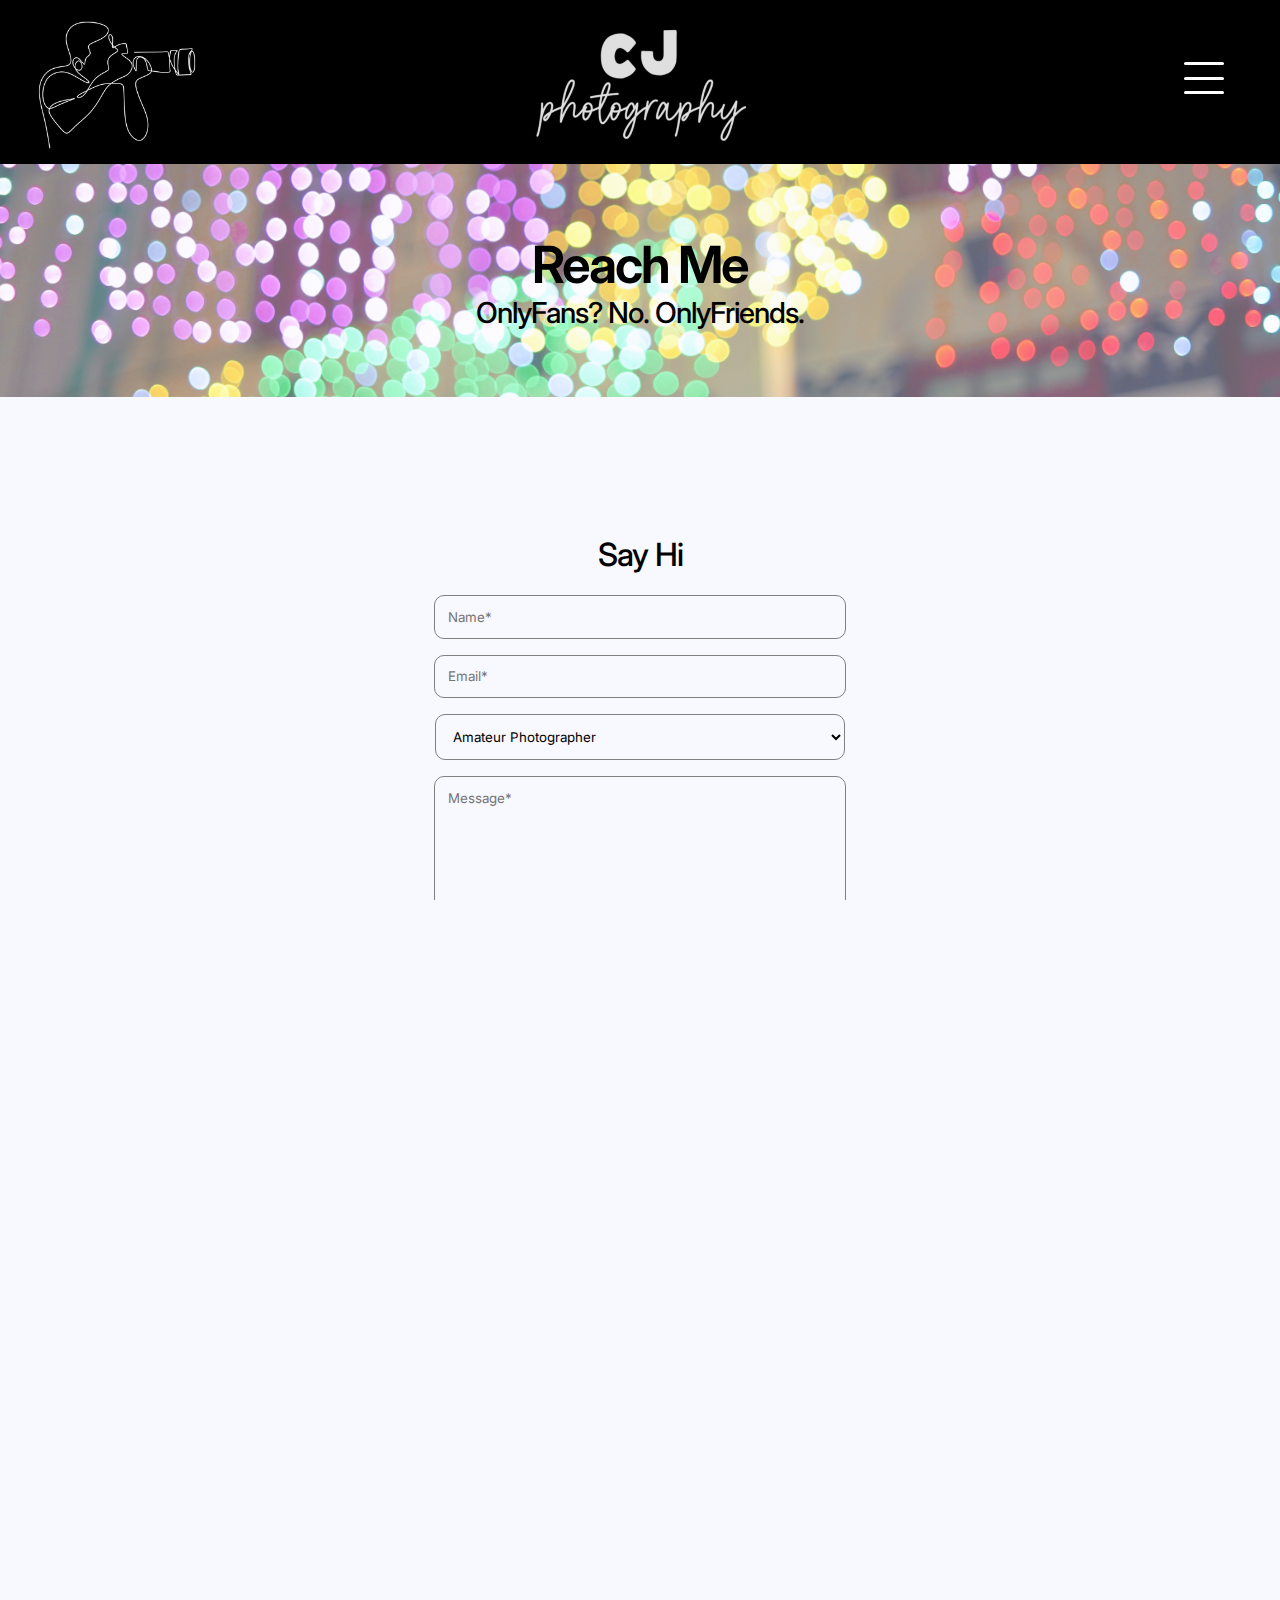
<file: reachme.html>
<!DOCTYPE html>
<html lang="en">
<head>
    <meta charset="UTF-8">
    <meta http-equiv="X-UA-Compatible" content="IE=edge">
    <meta name="viewport" content="width=device-width, initial-scale=1.0">
    <title>Reach Me | CJ photography</title>
    <link rel="stylesheet" href="reachme.css">
    <link rel="preconnect" href="https://fonts.googleapis.com">
    <link rel="preconnect" href="https://fonts.gstatic.com" crossorigin>
    <link href="https://fonts.googleapis.com/css2?family=Inter:wght@300;600;800&display=swap" rel="stylesheet">
</head>
<body>

  <nav class="navbar">
      <a href="index.html">
        <img class="logo" src="images/logo.jpg" alt="">
      </a>
      <img class="CJlogo" src="images/cjlogo.jpg" alt="">
    <a href="#" class="toggle-button">
      <span class="bar"></span>
      <span class="bar"></span>
      <span class="bar"></span>
    </a>
    <div class="navbar-links">
      <ul>
        <li><a href="index.html"><img class="navpic" src="images/aboutme.jpeg" alt=""><span><br>About Me</span></a></li>
        <li><a href="theworks.html"><img class="navpic" src="images/street.jpg" alt=""><span><br>The Works</span></a></li>
        <li><a href="thegear.html"><img class="navpic"src="images/mygear.jpg" alt=""><span><br>The Gear<span></a></li>
        <li><a href="thegame.html"><img class="navpic" src="images/game.jpg" alt=""><span><br>The Game</span></a></li>
        <li><a href="theshop.html"><img class="navpic"src="images/shop.jpg" alt=""><span><br>The Shop</span></a></li>
        <li><a href="reachme.html"><img class="navpic" src="images/reachme.jpg" alt=""><span><br>Reach Me</span></a></li>
      </ul>
    </div>
  </nav>

  <div class="reachmepano">
    <img class="reachmepano-img" src="images/theshoppano.jpg" alt="">
    <div class="reachmepano-info">
      <h1>Reach Me</h1>
      <h4>OnlyFans? No. OnlyFriends.</h4>
    </div>
  </div>

    <div class="container">
      <h1>Say Hi</h1>
      <form action="https://formsubmit.co/carljdevan@gmail.com" method="POST">
        <input class="formtxt" type="text" name="Name" placeholder="Name*" required>
        <input class="formtxt" type="email" name="Email" placeholder="Email*" required>
        <select name="photographer" required>
          <option>Amateur Photographer</option>
          <option>Professional Photographer</option>
          <option>Hobbyist</option>
          <option>N.A.</option>
        </select>
        <textarea name="Query" placeholder="Message*" required></textarea>
        <button type="submit">Send</button>
        <br>
      </form>
    </div>

    <h1 class="table-header">Weekly Schedule</h1>
    <table class="table" border="1">
        <tr>
            <th></th>
            <th>Mon</th>
            <th>Tue</th>
            <th>Wed</th>
            <th>Thu</th>
            <th>Fri</th>
            <th>Sat</th>
            <th>Sun</th>
        </tr>
        <tr>
            <td>9-11</td>
            <td class="used-table">
              <img class="table-img" src="images/rafflesplace.jpeg" alt="">
              Morning Shoot @ Raffles Place
            </td>
            <td class="free-table"></td>
            <td class="used-table">
              <img class="table-img" src="images/tiongbahru.jpeg" alt="">
              Morning Shoot @ Tiong Bahru
            </td>
            <td class="free-table" colspan="2"></td>
            <td class="used-table" rowspan="2">
              <img class="table-img" src="images/chinatown.jpeg" alt="">
              Morning Shoot @ Chinatown
            </td>
            <td class="free-table"></td>
        </tr>
        <tr>
            <td>11-1</td>
            <td class="free-table" colspan="4"></td>
            <td class="free-table"></td>
            <td class="used-table" rowspan="2">
              <img class="table-img" src="images/littleindia.jpeg" alt="">
              Sunday Shoot @ Little India
            </td>
        </tr>
        <tr>
          <td>1-3</td>
          <td class="free-table" colspan="3"></td>
          <td class="used-table">
            <a href="https://www.youtube.com/watch?v=bN2jqsJgbBs" target="_blank">
              <img class="table-img" src="images/lightroom.jpeg" alt="">
            </a>
            Lightroom Editing
          </td>
          <td class="free-table" colspan="2"></td>
        </tr>
        <tr>
          <td>3-5</td>
          <td class="free-table" colspan="7"></td>
        </tr>
        <tr>
          <td>5-7</td>
          <td class="free-table"></td>
          <td class="used-table">
            <img class="table-img" src="images/woodlandswaterfront.jpeg" alt="">
            Golden Hour @ Woodlands Waterfront
          </td>
          <td class="free-table" colspan="2"></td>
          <td class="used-table">
            <img class="table-img" src="images/kampongglam.jpeg" alt="">
            Golden Hour @ Kampong Glam
          </td>
          <td class="free-table" colspan="2"></td>
        </tr>
    </table>

    <script type="text/javascript">
    const togglebutton = document.getElementsByClassName('toggle-button')[0]
    const navbarLinks=document.getElementsByClassName('navbar-links')[0]

    togglebutton.addEventListener('click',()=>{
      navbarLinks.classList.toggle('active')
    })
    </script>
</body>
</html>
</file>
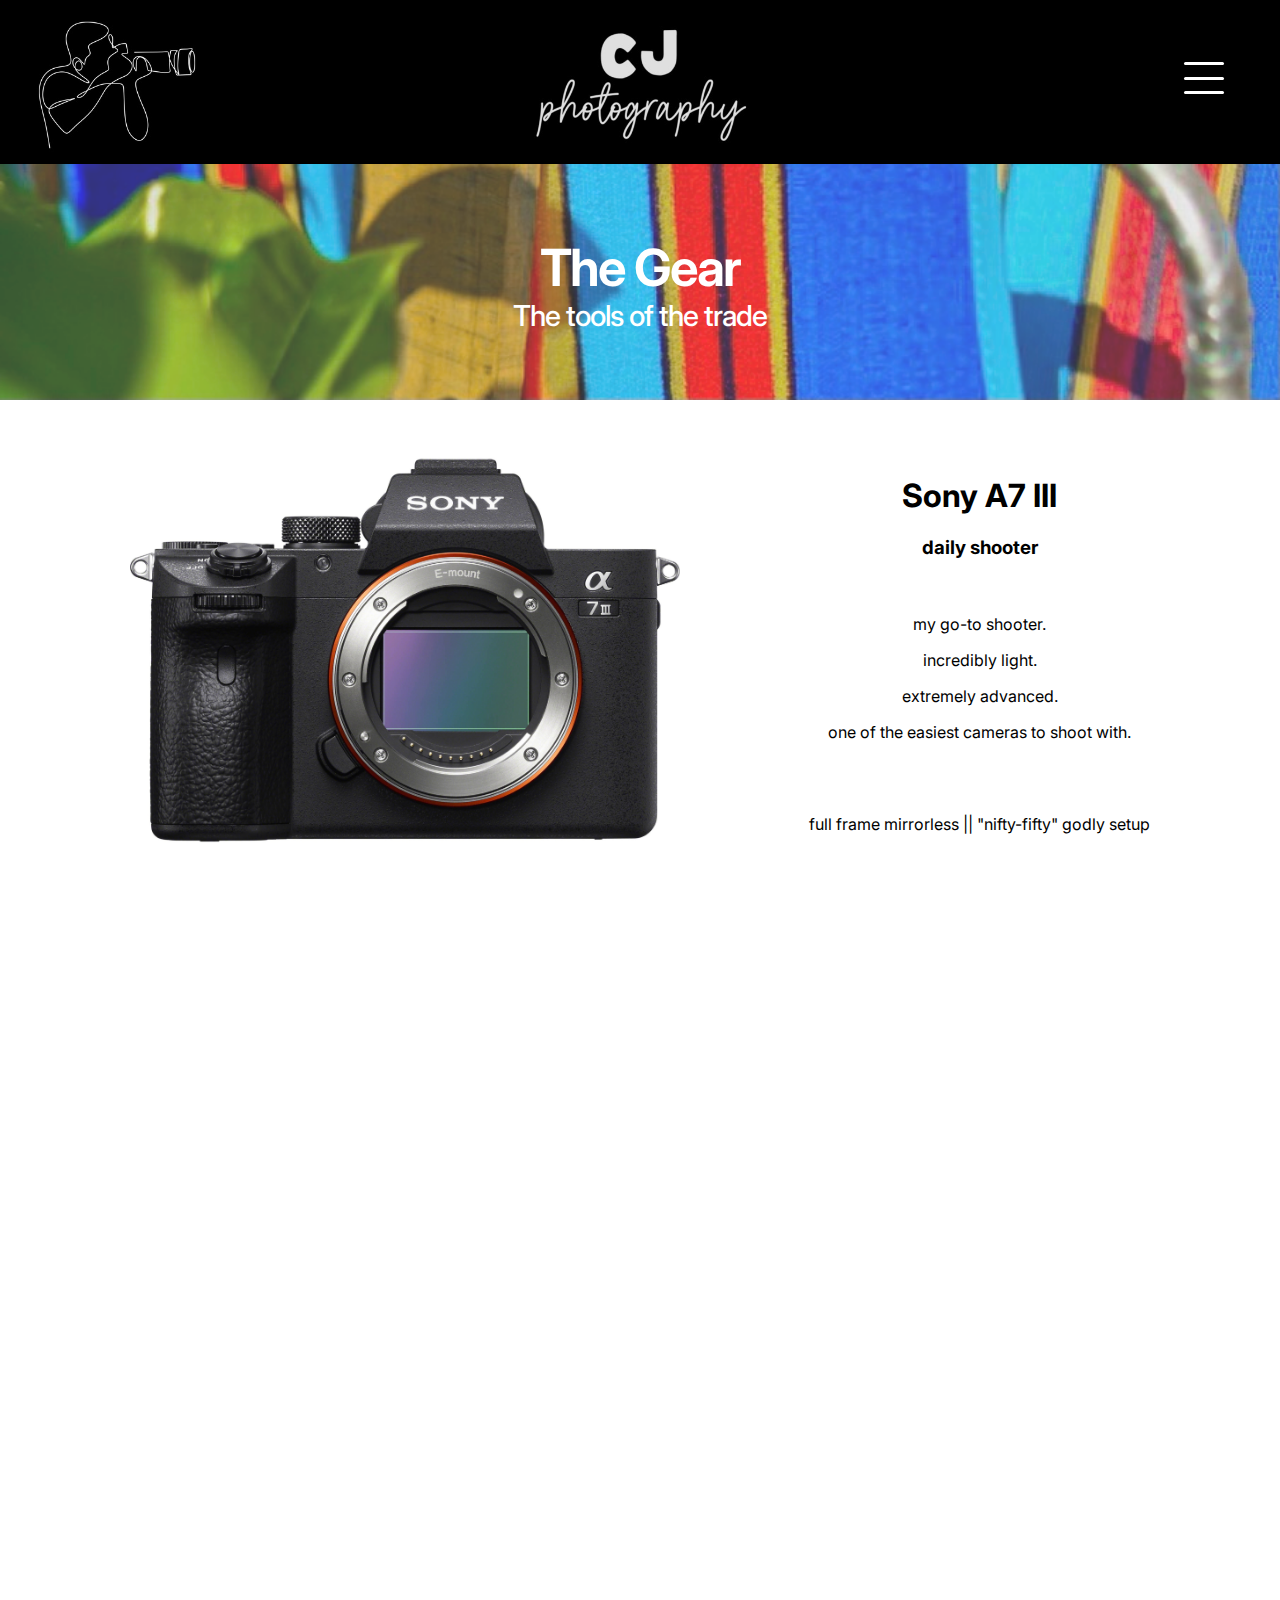
<file: thegear.html>
<!DOCTYPE html>
<html lang="en" dir="ltr">
  <head>
    <meta charset="utf-8">
    <title>The Gear | CJ photography</title>
    <link rel="stylesheet" href="thegear.css">
    <link rel="preconnect" href="https://fonts.googleapis.com">
    <link rel="preconnect" href="https://fonts.gstatic.com" crossorigin>
    <link href="https://fonts.googleapis.com/css2?family=Inter:wght@300;600;800&display=swap" rel="stylesheet">
  </head>
  <body>

    <nav class="navbar">
        <a href="index.html">
          <img class="logo" src="images/logo.jpg" alt="">
        </a>
        <img class="CJlogo" src="images/cjlogo.jpg" alt="">
      <a href="#" class="toggle-button">
        <span class="bar"></span>
        <span class="bar"></span>
        <span class="bar"></span>
      </a>
      <div class="navbar-links">
        <ul>
          <li><a href="index.html"><img class="navpic" src="images/aboutme.jpeg" alt=""><span><br>About Me</span></a></li>
          <li><a href="theworks.html"><img class="navpic" src="images/street.jpg" alt=""><span><br>The Works</span></a></li>
          <li><a href="thegear.html"><img class="navpic"src="images/mygear.jpg" alt=""><span><br>The Gear<span></a></li>
          <li><a href="thegame.html"><img class="navpic" src="images/game.jpg" alt=""><span><br>The Game</span></a></li>
          <li><a href="theshop.html"><img class="navpic"src="images/shop.jpg" alt=""><span><br>The Shop</span></a></li>
          <li><a href="reachme.html"><img class="navpic" src="images/reachme.jpg" alt=""><span><br>Reach Me</span></a></li>
        </ul>
      </div>
    </nav>

    <div class="thegearpano">
      <img class="thegearpano-img" src="images/reachmepano.jpg" alt="">
      <div class="thegearpano-info">
        <h1>The Gear</h1>
        <h4>The tools of the trade</h4>
      </div>
    </div>
      <div class="sonya7">
        <div class="sonya7-img">
          <a href="https://www.sony.com.sg/electronics/interchangeable-lens-cameras/ilce-7m3-body-kit" target="_blank">
            <img src="images/sonya7iii.jpg" alt="">
          </a>
        </div>
        <div class="sonya7-text">
          <h1>Sony A7 III</h1>
          <h3>daily shooter</h3>
          <br>
          <p>my go-to shooter.</p>
          <p>incredibly light.</p>
          <p>extremely advanced.</p>
          <p>one of the easiest cameras to shoot with.</p>
          <br>
          <br>
          <p>full frame mirrorless   ||   "nifty-fifty" godly setup</p>
        </div>
      </div>
    <hr>
      <div class="sonya77">
        <div class="sonya77-text">
          <h1>Sony A77</h1>
          <h3>backup shooter</h3>
          <br>
          <p>a living legend.</p>
          <p>used by the queen back in her youth.</p>
          <p>kidding.</p>
          <p>11 years yet still a beast.</p>
          <br>
          <br>
          <p>amazing kit lens   ||   APS-C DSLR</p>
        </div>
        <div class="sonya77-img">
          <a href="https://www.sony.com.sg/electronics/interchangeable-lens-cameras/ilca-77m2-body-kit" target="_blank">
            <img src="images/sonya77test.jpg" alt="">
          </a>
        </div>
      </div>
    <hr>
      <div class="nikonf80">
        <div class="nikonf80-img">
          <a href="https://www.ebay.com/b/Nikon-F80-Film-Cameras/15230/bn_7116626472" target="_blank">
            <img src="images/nikonf80.JPEG" alt="">
          </a>
        </div>
        <div class="nikonf80-text">
          <h1>Nikon F80</h1>
          <h3>35mm film shooter</h3>
          <br>
          <p>a cheap F100.</p>
          <p>yeah. i said it.</p>
          <p>doesn't matter.</p>
          <p>still a glorious camera.</p>
          <br>
          <br>
          <p>film SLR   ||   thank you eBay <3</p>
        </div>
      </div>
    <hr>
      <div class="mavicair">
        <div class="mavicair-text">
          <h1>DJI Mavic Air</h1>
          <h3>aerial shooter</h3>
          <br>
          <p>yup. a drone.</p>
          <p>speaks for itself.</p>
          <p>A1 videography results</p>
          <p>hefty price tag.</p>
          <p></p>
          <br>
          <br>
          <p>10km range   ||   21 mins flight time</p>
        </div>
        <div class="mavicair-img">
          <a href="https://www.bhphotovideo.com/c/product/802495798-USE/dji_cp_pt_00000165_02_mavic_air_fly_more.html" target="_blank">
            <img src="images/mavicair.jpg" alt="">
          </a>
        </div>
      </div>
    <hr>
      <div class="gopro">
        <div class="gopro-img">
          <a href="https://www.amazon.com/GoPro-HERO5-Black-Waterproof-Digital/dp/B01M14ATO0?th=1" target="_blank">
            <img src="images/gopro.jpg" alt="">
          </a>
        </div>
        <div class="gopro-text">
          <h1>GoPro Hero 5</h1>
          <h3>POV shooter</h3>
          <br>
          <p>for all the POVs.</p>
          <p>incredibly compact.</p>
          <p>extremely versatile.</p>
          <p>easily mountable.</p>
          <br>
          <br>
          <p>pocket-sized   ||   digital adrenaline junkie</p>
        </div>
      </div>
  </body>

  <script type="text/javascript">
  const togglebutton = document.getElementsByClassName('toggle-button')[0]
  const navbarLinks=document.getElementsByClassName('navbar-links')[0]

  togglebutton.addEventListener('click',()=>{
    navbarLinks.classList.toggle('active')
  })
  </script>
</html>
</file>
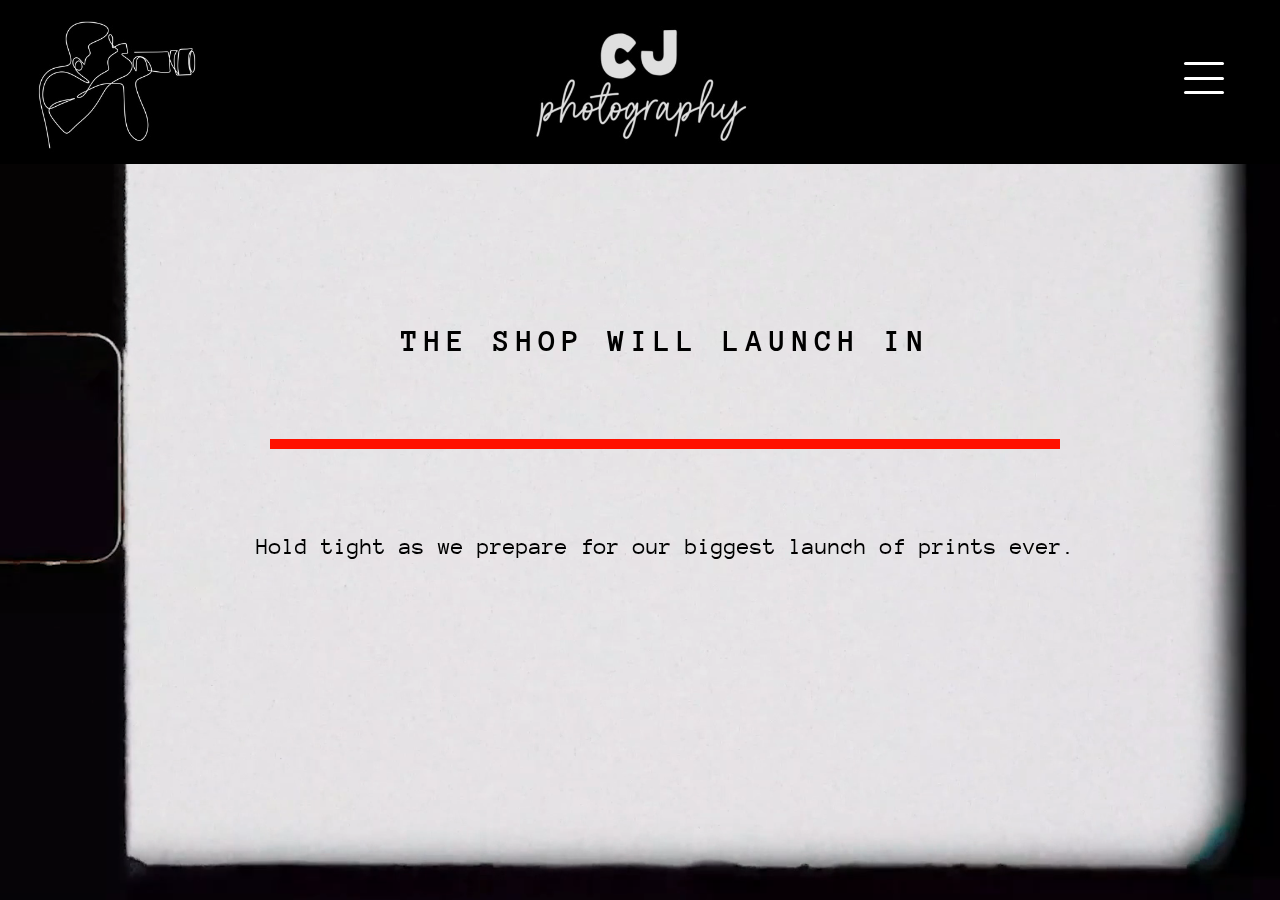
<file: theshop.html>
<!DOCTYPE html>
<html lang="en" dir="ltr">
  <head>
    <meta charset="utf-8">
    <meta name="viewport" content="width=device-width, initial-scale=1">
    <title>The Shop | CJ photography</title>
    <link rel="stylesheet" href="theshop.css">
    <link rel="preconnect" href="https://fonts.googleapis.com">
    <link rel="preconnect" href="https://fonts.gstatic.com" crossorigin>
    <link href="https://fonts.googleapis.com/css2?family=Inter:wght@300;600;800&display=swap" rel="stylesheet">
    <link rel="preconnect" href="https://fonts.googleapis.com">
    <link rel="preconnect" href="https://fonts.gstatic.com" crossorigin>
    <link href="https://fonts.googleapis.com/css2?family=Anonymous+Pro:wght@400;700&family=Inter:wght@300;600;800&display=swap" rel="stylesheet">
  </head>
  <body>

    <video src="videos/35mm.mp4" autoplay muted loop></video>

    <nav class="navbar">
        <a href="index.html">
          <img class="logo" src="images/logo.jpg" alt="">
        </a>
        <img class="CJlogo" src="images/cjlogo.jpg" alt="">
      <a href="#" class="toggle-button">
        <span class="bar"></span>
        <span class="bar"></span>
        <span class="bar"></span>
      </a>
      <div class="navbar-links">
        <ul>
          <li><a href="index.html"><img class="navpic" src="images/aboutme.jpeg" alt=""><span><br>About Me</span></a></li>
          <li><a href="theworks.html"><img class="navpic" src="images/street.jpg" alt=""><span><br>The Works</span></a></li>
          <li><a href="thegear.html"><img class="navpic"src="images/mygear.jpg" alt=""><span><br>The Gear<span></a></li>
          <li><a href="thegame.html"><img class="navpic" src="images/game.jpg" alt=""><span><br>The Game</span></a></li>
          <li><a href="theshop.html"><img class="navpic"src="images/shop.jpg" alt=""><span><br>The Shop</span></a></li>
          <li><a href="reachme.html"><img class="navpic" src="images/reachme.jpg" alt=""><span><br>Reach Me</span></a></li>
        </ul>
      </div>
    </nav>

    <div class="countdown">
      <h1>THE SHOP WILL LAUNCH IN</h1>
      <br>
      <br>
      <h1 id="timer"></h1>
      <br>
      <br>
      <h3>Hold tight as we prepare for our biggest launch of prints ever.</h3>
    </div>

<script>
var countDownDate = new Date("Jan 31, 2023 00:00:00").getTime();

var x = setInterval(function() {

  var now = new Date().getTime();

  var distance = countDownDate - now;

  var days = Math.floor(distance / (1000 * 60 * 60 * 24));
  var hours = Math.floor((distance % (1000 * 60 * 60 * 24)) / (1000 * 60 * 60));
  var minutes = Math.floor((distance % (1000 * 60 * 60)) / (1000 * 60));
  var seconds = Math.floor((distance % (1000 * 60)) / 1000);

  document.getElementById("timer").innerHTML = days + " DAYS " + hours + " HOURS "
  + minutes + " MINUTES " + seconds + " SECONDS ";

  if (distance < 0) {
    clearInterval(x);
    document.getElementById("timer").innerHTML = "The Shop";
  }
}, 1000);
</script>

</body>
<script type="text/javascript">
const togglebutton = document.getElementsByClassName('toggle-button')[0]
const navbarLinks=document.getElementsByClassName('navbar-links')[0]

togglebutton.addEventListener('click',()=>{
  navbarLinks.classList.toggle('active')
})
</script>
</html>
</file>
<file: reachme.css>
html,body {
  height:100%;
  overflow-x:hidden;
  margin:0;
  padding:0;
  max-width:100%;
  font-family: 'Inter', sans-serif;
  text-align: center;
  background-color: #F8F8FF;
}

.navbar {
  display:flex;
  justify-content: space-between;
  align-items: center;
  background-color: black;
  position: sticky;
}

.logo {
  max-height: 150px;
  margin: 10px;
  top: 0;
  left: 0;
}

.CJlogo {
  height: 150px;
  margin-right: auto;
  margin-left: auto;
  margin-top: -170px;
  padding-bottom: 10px;
}

.navbar-links ul{
  margin:0;
  padding:0;
  display:flex;
}
.navbar-links li{
  list-style: none;
}
.navbar-links li a{
  text-decoration: none;
  color:black;
  padding:2rem;
  display:block;
  font-size: 20px;
  font-family: Arial;
}

.toggle-button{
  position:absolute;
  top:2.0rem;
  right:1rem;
  display:none;
  flex-direction:column;
  justify-content: space-between;
  width:40px;
  height:32px;
  margin-top: 30px;
  margin-right: 40px;
}

.toggle-button .bar{
  height:3px;
  width:100%;
  background-color: white;
  border-radius: 10px;
}

.toggle-button{
  display:flex
}

.navbar-links{
  display:none;
  width:100%;
}

.navbar{
  flex-direction:column;
  align-items:flex-start;
}

.navbar-links ul{
  width:100%;
  flex-direction:column;
}

.navbar-links li{
  text-align: center;
}

.navbar-links li a{
  padding: 1rem 1rem
}

.navbar-links.active{
  display:flex;
  background-color: white;
}

.navpic{
  height:100px;
  width:auto;
}

.reachmepano {
  position: relative;
  text-align: center;
  color: black;
  margin: 0px;
  padding: 0px;
  border: 0px;
}

.reachmepano-img {
  width: 100%;
  margin: 0px;
  padding: 0px;
  border: 0px;
  opacity: 0.6;
}

.reachmepano-info {
  position: relative;
  top: 50%;
  left: 50%;
  transform: translate(-50%, -150%);
  margin: 0px;
  padding-bottom:15px;
  border: 0px;
}

.reachmepano-info h1 {
  text-align: center;
  font-family: 'Inter', sans-serif;
  font-size: 4vw;
  font-weight: 650;
  letter-spacing: -2px;
  margin: 0px;
  padding: 0px;
  border: 0px;
}

.reachmepano-info h4 {
  text-align: center;
  font-family: 'Inter', sans-serif;
  font-size: 1.8em;
  font-weight: 500;
  letter-spacing: -1px;
  margin: 0px;
  padding: 0px;
  border: 0px;
}

@media (max-width:600px) {
  .reachmepano-info h1 .reachmepano-info h4{
    font-size: 3vw;
  }
}

.table-header {
  text-align: center;
  font-family: 'Inter';
  letter-spacing: -1px;
  font-weight: 500;
}

.table {
  width: 80%;
  object-position: center;
  margin-left: auto;
  margin-right: auto;
  border-collapse: collapse;
  margin-bottom: 100px;
  background-color: #FAFAFA;
}

.table td {
  width: 50px;
  height: 50px;
}

.used-table {
  background-color: #F8F8FF;
}

.free-table {
  border: none;
}

.table-img {
  width: 100px;
  height: 100px;
  object-fit: cover;
  border-radius: 50%;
}

.container {
  margin-left: auto;
  margin-right: auto;
  margin-bottom: 200px;
}

.container h1 {
  text-align: center;
  font-family: 'Inter';
  letter-spacing: -1px;
  font-weight: 500;
}

form {
  display: flex;
  flex-direction: column;
  position: relative;
  gap: 1rem;
  place-items: center;
}

input, select, textarea {
  padding: 0.8rem;
  background: transparent;
  border: 1px solid grey;
  border-radius: 10px;
}

select {
  width: 100%;
  max-width: 32%;
  font-family: 'Inter';
}

textarea {
  height: 150px;
  width: 100%;
  max-width: 30%;
  font-family: 'Inter';
}

button {
  background-color: #006ee6;
  color: white;
  border: 1px solid grey;
  border-radius: 10px;
  cursor: pointer;
  padding: 0.8rem;
  font-family: 'Inter';
  margin-right: 0px;
  width: 100px;
}

button:hover {
  background-color: white;
  color: black;
}

.formtxt {
  width: 30%;
  font-family: 'Inter';
}
</file>
<file: thegear.css>
html,body {
  height:100%;
  overflow-x:hidden;
  margin:0;
  padding:0;
  max-width:100%;
  font-family: 'Inter', sans-serif;
  text-align: center;
  background-color: white;
}

.navbar {
  display:flex;
  justify-content: space-between;
  align-items: center;
  background-color: black;
  position: sticky;
}

.logo {
  max-height: 150px;
  margin: 10px;
  top: 0;
  left: 0;
}

.CJlogo {
  height: 150px;
  margin-right: auto;
  margin-left: auto;
  margin-top: -170px;
  padding-bottom: 10px;
}

.navbar-links ul{
  margin:0;
  padding:0;
  display:flex;
}
.navbar-links li{
  list-style: none;
}
.navbar-links li a{
  text-decoration: none;
  color:black;
  padding:2rem;
  display:block;
  font-size: 20px;
  font-family: Arial;
}

.toggle-button{
  position:absolute;
  top:2.0rem;
  right:1rem;
  display:none;
  flex-direction:column;
  justify-content: space-between;
  width:40px;
  height:32px;
  margin-top: 30px;
  margin-right: 40px;
}

.toggle-button .bar{
  height:3px;
  width:100%;
  background-color: white;
  border-radius: 10px;
}

.toggle-button{
  display:flex
}

.navbar-links{
  display:none;
  width:100%;
}

.navbar{
  flex-direction:column;
  align-items:flex-start;
}

.navbar-links ul{
  width:100%;
  flex-direction:column;
}

.navbar-links li{
  text-align: center;
}

.navbar-links li a{
  padding: 1rem 1rem
}

.navbar-links.active{
  display:flex;
  background-color: white;
}

.navpic{
  height:100px;
  width:auto;
}

.thegearpano {
  position: relative;
  text-align: center;
  color: white;
  margin: 0px;
  padding: 0px;
  border: 0px;
}

.thegearpano-img {
  width: 100%;
  opacity: 0.8;
  margin: 0px;
  padding: 0px;
  border: 0px;
}

.thegearpano-info {
  position: absolute;
  top: 50%;
  left: 50%;
  transform: translate(-50%, -50%);
}

.thegearpano-info h1 {
  text-align: center;
  font-family: 'Inter', sans-serif;
  font-size: 4vw;
  font-weight: 650;
  letter-spacing: -2px;
  margin: 0px;
  padding: 0px;
  border: 0px;
}

.thegearpano-info h4 {
  text-align: center;
  font-family: 'Inter', sans-serif;
  font-size: 1.8em;
  font-weight: 500;
  letter-spacing: -1px;
  margin: 0px;
  padding: 0px;
  border: 0px;
}

@media (max-width:600px) {
  .thegearpano-info h1 .thegearpano-info h4{
    font-size: 3vw;
  }
}

.sonya7 {
  display: flex;
  margin-bottom: 50px;
  margin-top: 50px;
  align-items: center;
  justify-content: space-evenly;
}

.sonya7-img img{
  max-width: 550px;
}

.sonya7-img:hover {
  transform: scale(1.05);
}

.sonya77 {
  display: flex;
  margin-bottom: 50px;
  margin-top: 50px;
  align-items: center;
  justify-content: space-evenly;
}

.sonya77-img img {
  max-width: 550px;
}

.sonya77-img:hover {
  transform: scale(1.05);
}

.nikonf80 {
  display: flex;
  margin-bottom: 50px;
  margin-top: 50px;
  align-items: center;
  justify-content: space-evenly;
}

.nikonf80-img img{
  max-width: 550px;
}

.nikonf80-img:hover {
  transform: scale(1.05);
}

.mavicair {
  display: flex;
  margin-bottom: 50px;
  margin-top: 50px;
  align-items: center;
  justify-content: space-evenly;
}

.mavicair-img img {
  max-width: 600px;
}

.mavicair-img:hover {
  transform: scale(1.05);
}

.gopro {
  display: flex;
  margin-bottom: 50px;
  margin-top: 50px;
  align-items: center;
  justify-content: space-evenly;
}

.gopro-img img{
  max-width: 500px;
}

.gopro-img:hover {
  transform: scale(1.05);
}
</file>
<file: theshop.css>
html,body {
  height:100%;
  overflow-x:hidden;
  margin:0;
  padding:0;
  max-width:100%;
  font-family: 'Inter', sans-serif;
  text-align: center;
  background-color: white;
}

.navbar {
  display:flex;
  justify-content: space-between;
  align-items: center;
  background-color: black;
  position: sticky;
  z-index: 2;
}

.logo {
  max-height: 150px;
  margin: 10px;
  top: 0;
  left: 0;
}

.CJlogo {
  height: 150px;
  margin-right: auto;
  margin-left: auto;
  margin-top: -170px;
  padding-bottom: 10px;
}

.navbar-links ul{
  margin:0;
  padding:0;
  display:flex;
}
.navbar-links li{
  list-style: none;
}
.navbar-links li a{
  text-decoration: none;
  color:black;
  padding:2rem;
  display:block;
  font-size: 20px;
  font-family: Arial;
}

.toggle-button{
  position:absolute;
  top:2.0rem;
  right:1rem;
  display:none;
  flex-direction:column;
  justify-content: space-between;
  width:40px;
  height:32px;
  margin-top: 30px;
  margin-right: 40px;
}

.toggle-button .bar{
  height:3px;
  width:100%;
  background-color: white;
  border-radius: 10px;
}

.toggle-button{
  display:flex
}

.navbar-links{
  display:none;
  width:100%;
}

.navbar{
  flex-direction:column;
  align-items:flex-start;
}

.navbar-links ul{
  width:100%;
  flex-direction:column;
}

.navbar-links li{
  text-align: center;
}

.navbar-links li a{
  padding: 1rem 1rem
}

.navbar-links.active{
  display:flex;
  background-color: white;
}

.navpic{
  height:100px;
  width:auto;
}

video {
  height: 100%;
  width: 100%;
  position: absolute;
  left: 0;
  object-fit: cover;
  z-index: 1;
}

.countdown {
  position: relative;
  margin-left: 50px;
  margin-top: 160px;
  text-align: center;
  font-family: 'Anonymous Pro', monospace;
  z-index: 2;
}

.countdown #timer {
  font-size: 2.5em;
  font-weight: 900;
  letter-spacing: 1px;
  background-color: #FF1100;
  color: white;
  margin-left: 220px;
  margin-right: 220px;
  padding-top: 5px;
  padding-bottom: 5px;
}

.countdown h1 {
  letter-spacing: 6px;
  font-size: 2em;
  font-weight: 1000;
}

.countdown h3 {
  font-size: 1.5em;
  letter-spacing: 0px;
  font-weight: lighter;
}
</file>
